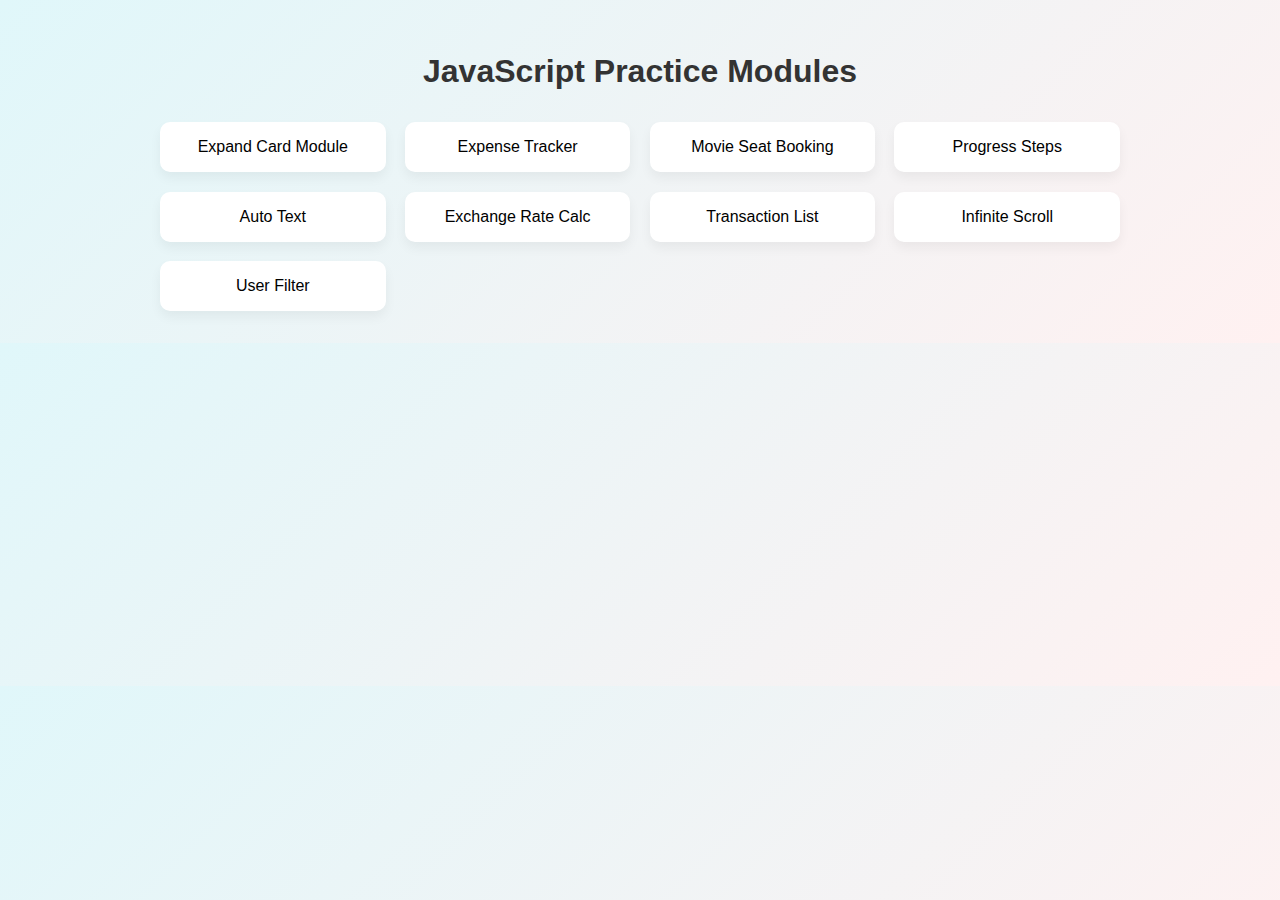
<file: index.html>
<!DOCTYPE html>
<html lang="en">
	<head>
		<meta charset="UTF-8" />
		<meta name="viewport" content="width=device-width, initial-scale=1.0" />
		<title>JavaScript Practice Modules</title>
		<style>
			* {
				box-sizing: border-box;
			}
			body {
				font-family: 'Poppins', sans-serif;
				margin: 0;
				padding: 2rem;
				background: linear-gradient(135deg, #e0f7fa, #fff1f1);
				display: flex;
				flex-direction: column;
				align-items: center;
			}
			h1 {
				font-size: 2rem;
				margin-bottom: 2rem;
				color: #333;
			}
			.grid {
				display: grid;
				grid-template-columns: repeat(auto-fit, minmax(200px, 1fr));
				gap: 1.2rem;
				width: 100%;
				max-width: 960px;
			}
			.card {
				background: #ffffff;
				border-radius: 10px;
				padding: 1rem;
				text-align: center;
				box-shadow: 0 6px 12px rgba(0, 0, 0, 0.05);
				cursor: pointer;
				font-weight: 500;
				transition: all 0.2s ease;
			}
			.card:hover {
				transform: translateY(-4px);
				box-shadow: 0 12px 24px rgba(0, 0, 0, 0.15);
				background: #f9f9f9;
			}
			.modal {
				position: fixed;
				top: 0;
				left: 0;
				width: 100vw;
				height: 100vh;
				backdrop-filter: blur(10px);
				background-color: rgba(0, 0, 0, 0.2);
				display: none;
				align-items: center;
				justify-content: center;
				z-index: 999;
			}
			.modal-content {
				position: relative;
				width: 90%;
				max-width: 1000px;
				height: 90%;
				background: #fff;
				border-radius: 12px;
				overflow: hidden;
				box-shadow: 0 0 20px rgba(0, 0, 0, 0.3);
			}
			.modal-content iframe {
				width: 100%;
				height: 100%;
				border: none;
			}
			.close-btn {
				position: absolute;
				top: 10px;
				right: 15px;
				background: #eeeeee;
				color: #333;
				border: none;
				padding: 0.4rem 0.8rem;
				font-size: 1.2rem;
				cursor: pointer;
				border-radius: 6px;
				transition: background 0.2s ease;
			}
			.close-btn:hover {
				background: #dddddd;
			}
			.close-btn:active {
				background: #cccccc;
			}
		</style>
	</head>
	<body>
		<h1>JavaScript Practice Modules</h1>
		<div class="grid">
			<!-- <div class="card" data-url="./Expanding-Cards/index.html">
				Expanding Cards
			</div> -->
			<div class="card" data-url="./expandable-card-module/index.html">
				Expand Card Module
			</div>
			<!-- <div class="card" data-url="./Form-Validator/index.html">
				Form Validator
			</div> -->
			<div class="card" data-url="./Expense-Tracker/index.html">
				Expense Tracker
			</div>
			<div class="card" data-url="./Movie-Seat-Booking/index.html">
				Movie Seat Booking
			</div>
			<div class="card" data-url="./Progress-Steps/index.html">
				Progress Steps
			</div>
			<div class="card" data-url="./Auto-Text/index.html">Auto Text</div>
			<div class="card" data-url="./Exchange-Rate-Calc/index.html">
				Exchange Rate Calc
			</div>
			<div class="card" data-url="./transaction-list-module/index.html">
				Transaction List
			</div>
			<!-- <div class="card" data-url="./Hidden-Search-Widget/index.html">
				Hidden Search
			</div> -->
			<div class="card" data-url="./Infinite-Scroll-Post/index.html">
				Infinite Scroll
			</div>
			<!-- <div class="card" data-url="./Rotating-Navigation/index.html">
				Rotating Navigation
			</div> -->
			<div class="card" data-url="./User-Filter/index.html">User Filter</div>
		</div>

		<!-- Popup Modal -->
		<div class="modal" id="modal">
			<div class="modal-content">
				<button class="close-btn" id="closeBtn">✕</button>
				<iframe id="modalIframe" src=""></iframe>
			</div>
		</div>

		<script>
			const modal = document.getElementById('modal')
			const iframe = document.getElementById('modalIframe')
			const closeBtn = document.getElementById('closeBtn')

			document.querySelectorAll('.card').forEach((card) => {
				card.addEventListener('click', () => {
					const url = card.getAttribute('data-url')
					iframe.src = url
					modal.style.display = 'flex'
				})
			})

			closeBtn.addEventListener('click', () => {
				modal.style.display = 'none'
				iframe.src = ''
			})
		</script>
	</body>
</html>
</file>
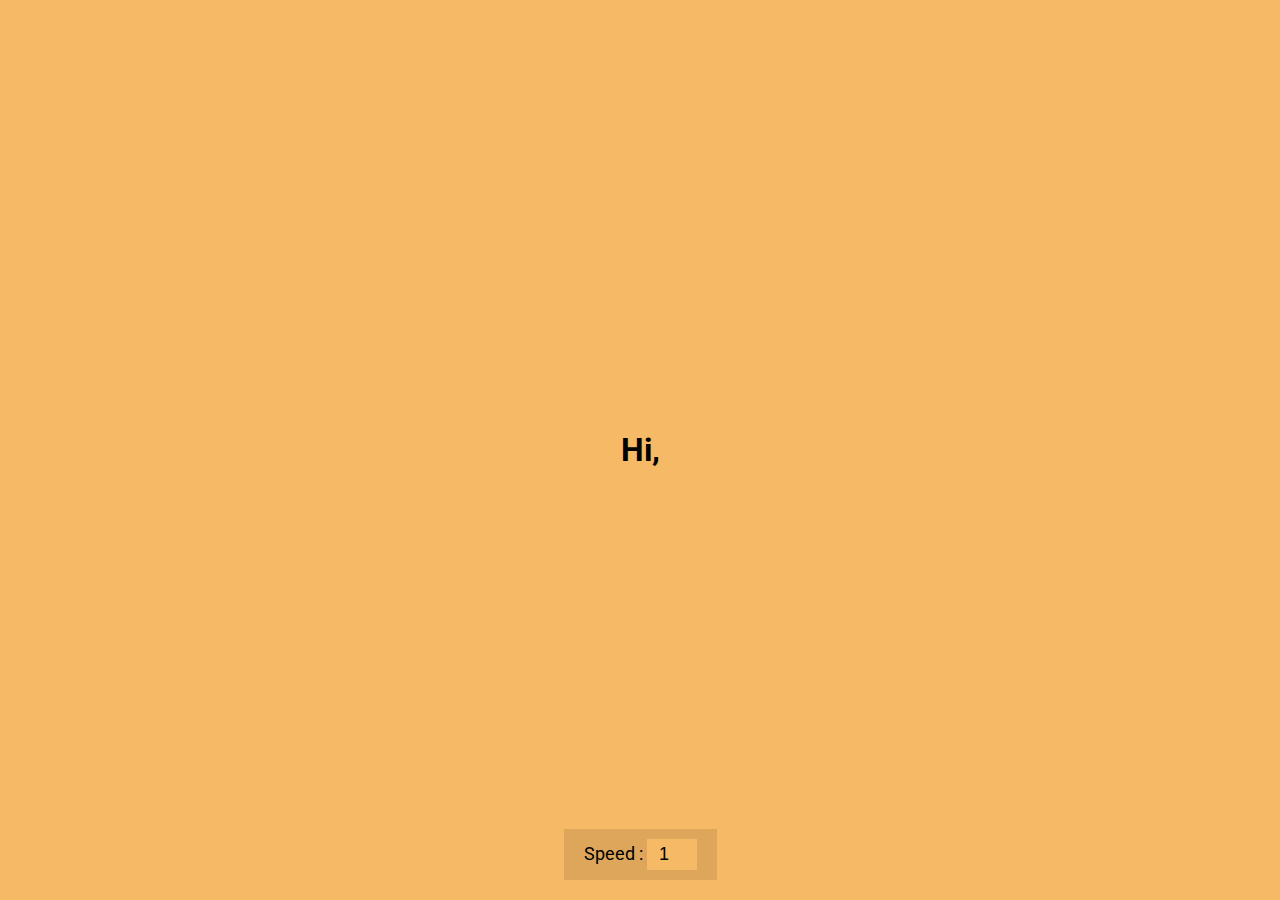
<file: Auto-Text/index.html>
<!DOCTYPE html>
<html lang="en">
<head>
    <meta charset="UTF-8">
    <meta name="viewport" content="width=device-width, initial-scale=1.0">
    <meta http-equiv="X-UA-Compatible" content="ie=edge">
    <title>Auto Text Animation</title>
    <link rel="stylesheet" href="./styles.css">
</head>
<body>
    <h1 id="text">Starting...</h1>

    <div>
        <label for="speed">Speed :</label>
        <input type="number" name="speed" id="speed" value="1" min="1" max="5" step="1">
    </div>
    <script src="./scripts.js"></script>
</body>
</html>
</file>
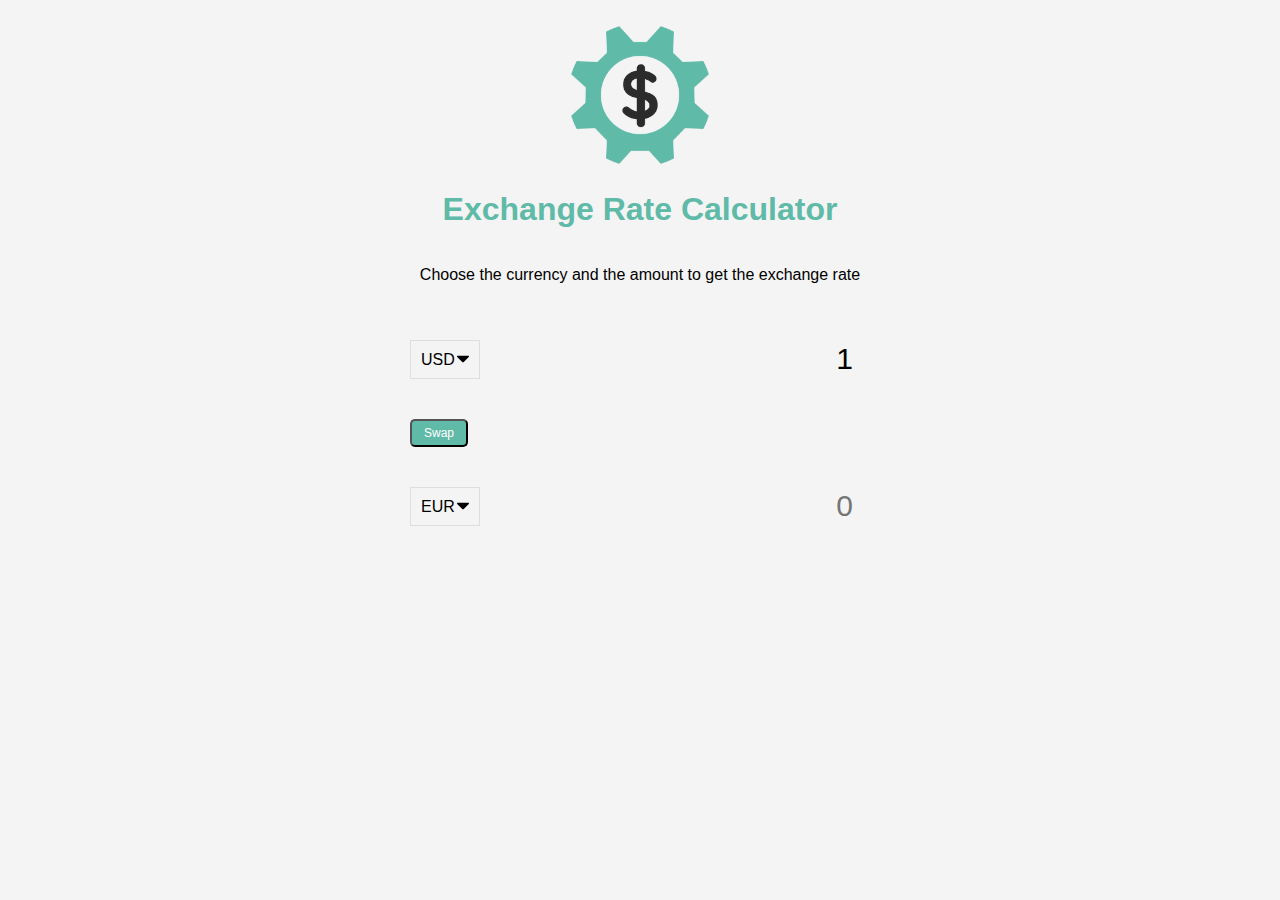
<file: Exchange-Rate-Calc/index.html>
<!DOCTYPE html>
<html lang="en">
<head>
    <meta charset="UTF-8">
    <meta name="viewport" content="width=device-width, initial-scale=1.0">
    <meta http-equiv="X-UA-Compatible" content="ie=edge">
    <title>Exchange Rate Calculator</title>
    <link rel="stylesheet" href="./main.css">
</head>
<body>
    <img src="./img/money.png" alt="money" class="money-img">
    <h1>Exchange Rate Calculator</h1>
    <p>Choose the currency and the amount to get the exchange rate</p>
    <div class="container">
        <div class="currency">
            <select id="currency-one">
                <option value="AED">AED</option>
                <option value="ARS">ARS</option>
                <option value="AUD">AUD</option>
                <option value="BGN">BGN</option>
                <option value="BRL">BRL</option>
                <option value="BSD">BSD</option>
                <option value="CAD">CAD</option>
                <option value="CHF">CHF</option>
                <option value="CLP">CLP</option>
                <option value="CNY">CNY</option>
                <option value="COP">COP</option>
                <option value="CZK">CZK</option>
                <option value="DKK">DKK</option>
                <option value="DOP">DOP</option>
                <option value="EGP">EGP</option>
                <option value="EUR">EUR</option>
                <option value="FJD">FJD</option>
                <option value="GBP">GBP</option>
                <option value="GTQ">GTQ</option>
                <option value="HKD">HKD</option>
                <option value="HRK">HRK</option>
                <option value="HUF">HUF</option>
                <option value="IDR">IDR</option>
                <option value="ILS">ILS</option>
                <option value="INR">INR</option>
                <option value="ISK">ISK</option>
                <option value="JPY">JPY</option>
                <option value="KRW">KRW</option>
                <option value="KZT">KZT</option>
                <option value="MXN">MXN</option>
                <option value="MYR">MYR</option>
                <option value="NOK">NOK</option>
                <option value="NZD">NZD</option>
                <option value="PAB">PAB</option>
                <option value="PEN">PEN</option>
                <option value="PHP">PHP</option>
                <option value="PKR">PKR</option>
                <option value="PLN">PLN</option>
                <option value="PYG">PYG</option>
                <option value="RON">RON</option>
                <option value="RUB">RUB</option>
                <option value="SAR">SAR</option>
                <option value="SEK">SEK</option>
                <option value="SGD">SGD</option>
                <option value="THB">THB</option>
                <option value="TRY">TRY</option>
                <option value="TWD">TWD</option>
                <option value="UAH">UAH</option>
                <option value="USD" selected>USD</option>
                <option value="UYU">UYU</option>
                <option value="VND">VND</option>
                <option value="ZAR">ZAR</option>
            </select>
            <input type="number" placeholder="0" value="1" id="amount-one">
        </div>

        <div class="swap-rate-container">
            <button id="swap" class="btn">
                Swap
            </button>
            <div class="rate" id="rate"></div>
        </div>

        <div class="currency">
            <select id="currency-two">
                <option value="AED">AED</option>
                <option value="ARS">ARS</option>
                <option value="AUD">AUD</option>
                <option value="BGN">BGN</option>
                <option value="BRL">BRL</option>
                <option value="BSD">BSD</option>
                <option value="CAD">CAD</option>
                <option value="CHF">CHF</option>
                <option value="CLP">CLP</option>
                <option value="CNY">CNY</option>
                <option value="COP">COP</option>
                <option value="CZK">CZK</option>
                <option value="DKK">DKK</option>
                <option value="DOP">DOP</option>
                <option value="EGP">EGP</option>
                <option value="EUR" selected>EUR</option>
                <option value="FJD">FJD</option>
                <option value="GBP">GBP</option>
                <option value="GTQ">GTQ</option>
                <option value="HKD">HKD</option>
                <option value="HRK">HRK</option>
                <option value="HUF">HUF</option>
                <option value="IDR">IDR</option>
                <option value="ILS">ILS</option>
                <option value="INR">INR</option>
                <option value="ISK">ISK</option>
                <option value="JPY">JPY</option>
                <option value="KRW">KRW</option>
                <option value="KZT">KZT</option>
                <option value="MXN">MXN</option>
                <option value="MYR">MYR</option>
                <option value="NOK">NOK</option>
                <option value="NZD">NZD</option>
                <option value="PAB">PAB</option>
                <option value="PEN">PEN</option>
                <option value="PHP">PHP</option>
                <option value="PKR">PKR</option>
                <option value="PLN">PLN</option>
                <option value="PYG">PYG</option>
                <option value="RON">RON</option>
                <option value="RUB">RUB</option>
                <option value="SAR">SAR</option>
                <option value="SEK">SEK</option>
                <option value="SGD">SGD</option>
                <option value="THB">THB</option>
                <option value="TRY">TRY</option>
                <option value="TWD">TWD</option>
                <option value="UAH">UAH</option>
                <option value="USD">USD</option>
                <option value="UYU">UYU</option>
                <option value="VND">VND</option>
                <option value="ZAR">ZAR</option>
            </select>
            <input type="number" placeholder="0" id="amount-two">
        </div>
    </div>
    <script src="./script.js"></script>
</body>
</html>
</file>
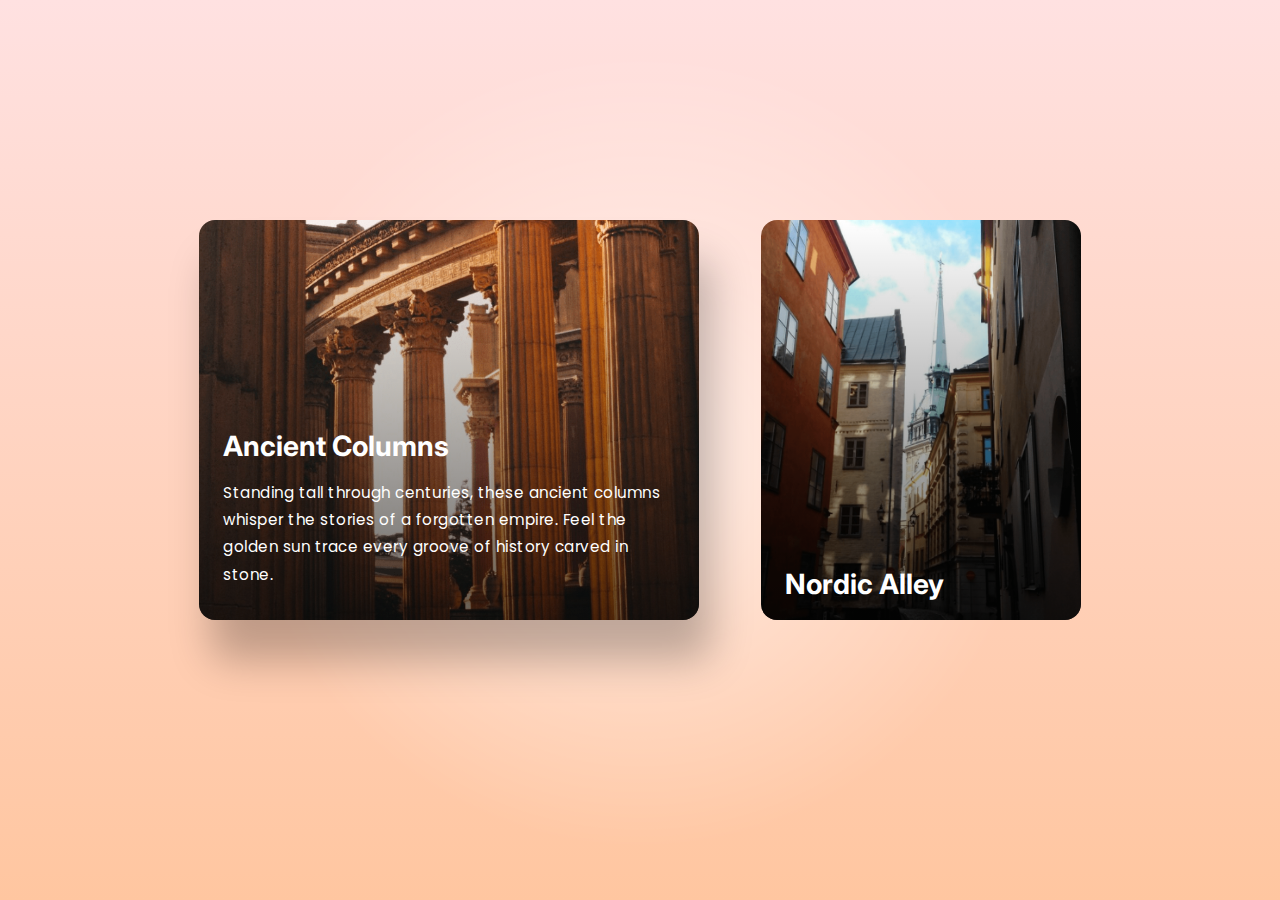
<file: expandable-card-module/index.html>
<!DOCTYPE html>
<html lang="en">
	<head>
		<meta charset="UTF-8" />
		<meta name="viewport" content="width=device-width, initial-scale=1.0" />
		<title>Expandable Cards</title>
		<link rel="stylesheet" href="./style.css" />
	</head>
	<body>
		<section class="wrapper">
			<!-- Card 1 -->
			<div
				class="item active"
				style="background-image: url(./assets/scene1.png)"
			>
				<div class="desc">
					<h3>Ancient Columns</h3>
					<p>
						Standing tall through centuries, these ancient columns whisper the
						stories of a forgotten empire. Feel the golden sun trace every
						groove of history carved in stone.
					</p>
				</div>
			</div>

			<div class="item" style="background-image: url(./assets/scene2.png)">
				<div class="desc">
					<h3>Nordic Alley</h3>
					<p>
						Nestled between ochre walls and narrow stone paths, this quiet
						Nordic alley leads you into the heart of timeless serenity.
					</p>
				</div>
			</div>
		</section>
		<script src="./main.js "></script>
	</body>
</html>
</file>
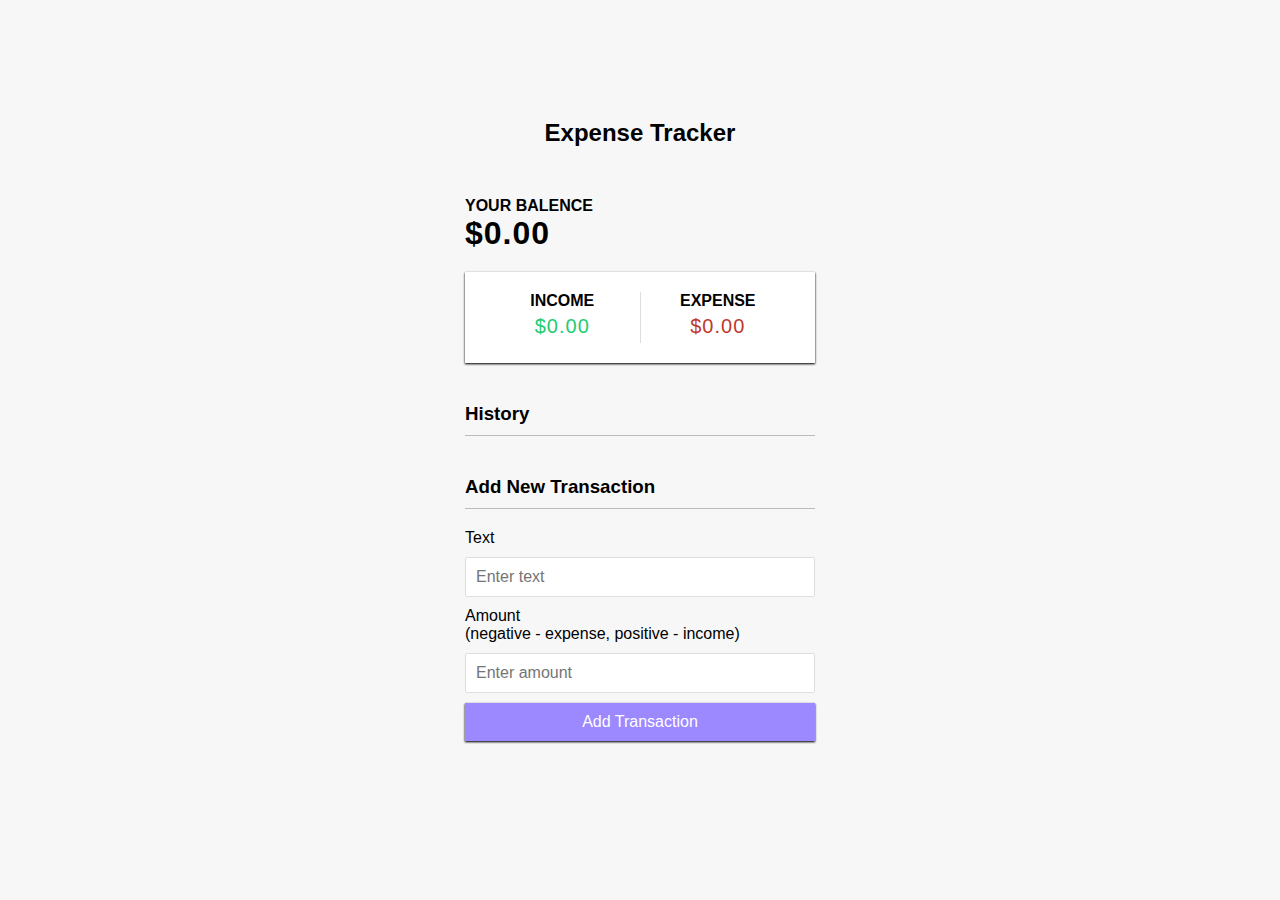
<file: Expense-Tracker/index.html>
<!DOCTYPE html>
<html lang="en">
<head>
    <meta charset="UTF-8">
    <meta name="viewport" content="width=device-width, initial-scale=1.0">
    <meta http-equiv="X-UA-Compatible" content="ie=edge">
    <title>Expense Tracker</title>
    <link rel="stylesheet" href="./styles.css">
</head>
<body>
    <h2>Expense Tracker</h2>

    <div class="container">
        <h4>Your Balence</h4>
        <h1 id="balance">$0.00 </h1>

        <div class="inc-exp-container">
            <div>
                <h4>Income</h4>
                <p id="money-plus" class="money plus">+$0.00</p>
            </div>

            <div>
                <h4>Expense</h4>
                <p id="money-minus" class="money minus">-$0.00</p>
            </div>
        </div>

        <h3>History</h3>
        <ul class="list" id="list">
         </ul>

        <h3>Add New Transaction</h3>
        <form id="form">
            <div class="form-control">
                <label for="text">Text</label>
                <input type="text" id="text" placeholder="Enter text">
            </div>
            <div class="form-control">
                <label for="amount">Amount <br> (negative - expense, positive - income)</label>
                <input type="number" id="amount" placeholder="Enter amount">
            </div>
            <button class="btn">Add Transaction </button>
        </form>
    </div>
    <script src="./scripts.js"></script>
</body>
</html>
</file>
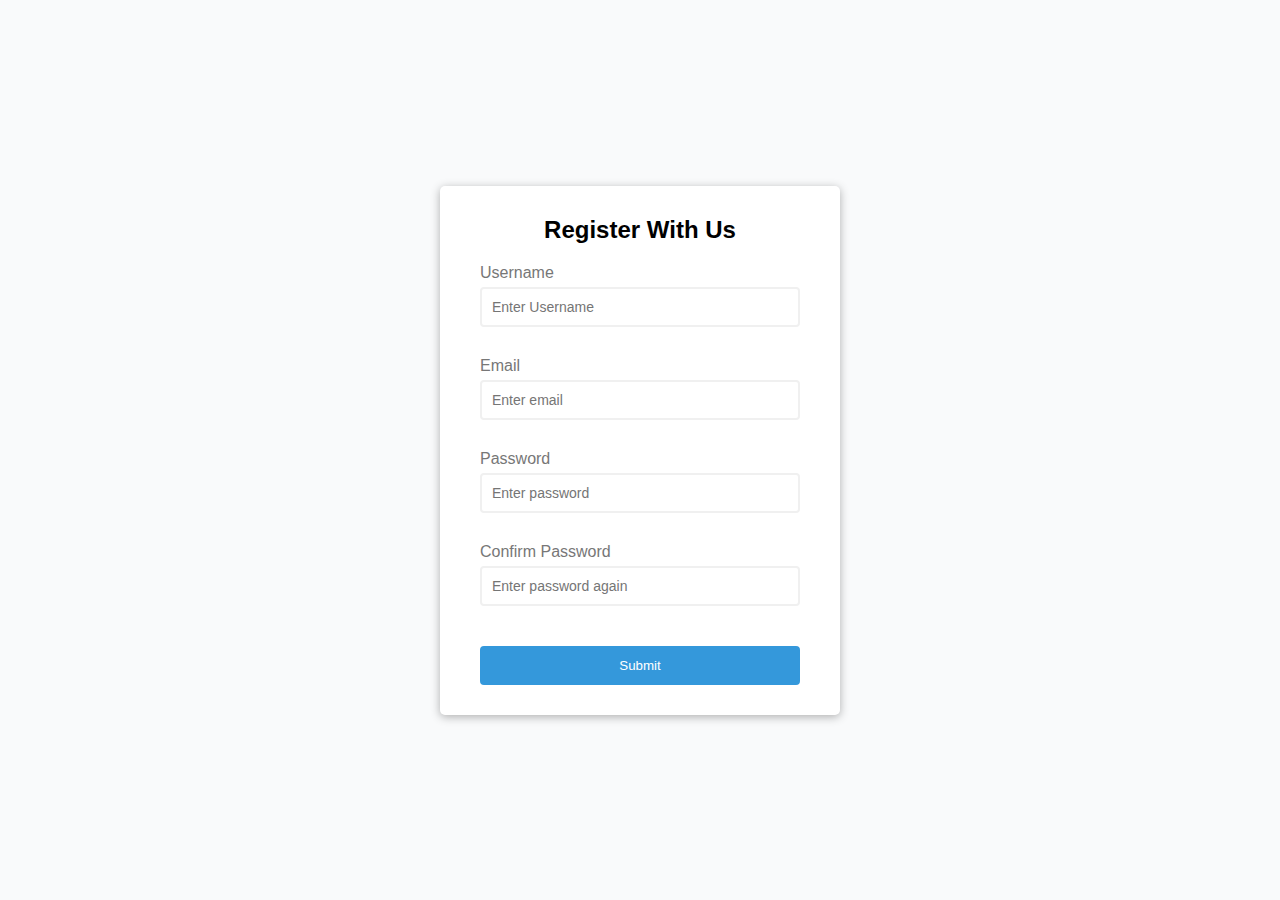
<file: Form-Validator/index.html>
<!DOCTYPE html>
<html lang="en">
<head>
    <meta charset="UTF-8">
    <meta name="viewport" content="width=device-width, initial-scale=1.0">
    <meta http-equiv="X-UA-Compatible" content="ie=edge">
    <link rel="stylesheet" href="./styles.css">
    <link rel="stylesheet" href="https://fonts.googleapis.com/css?family=Trirong">
    <title>Form Validator</title>
</head>
<body>
    <div class="container">
        <form class="form" id="form">
            <h2>Register With Us</h2>
            <div class="form-control">
                <label for="username">Username</label>
                <input type="text" id="username" placeholder="Enter Username">
                <small>Error Message</small>
            </div>
            <div class="form-control">
                <label for="email">Email</label>
                <input type="text" id="email" placeholder="Enter email">
                <small>Error Message</small>
            </div>
            <div class="form-control">
                <label for="password">Password</label>
                <input type="password" id="password" placeholder="Enter password">
                <small>Error Message</small> 
            </div>
            <div class="form-control">
                <label for="password2">Confirm Password</label>
                <input type="password" id="password2" placeholder="Enter password again">
                <small>Error Message</small>
            </div>
            <button type="submit">Submit</button>
        </form>
    </div>
    <script src="./script.js"></script>
</body>
</html>
</file>
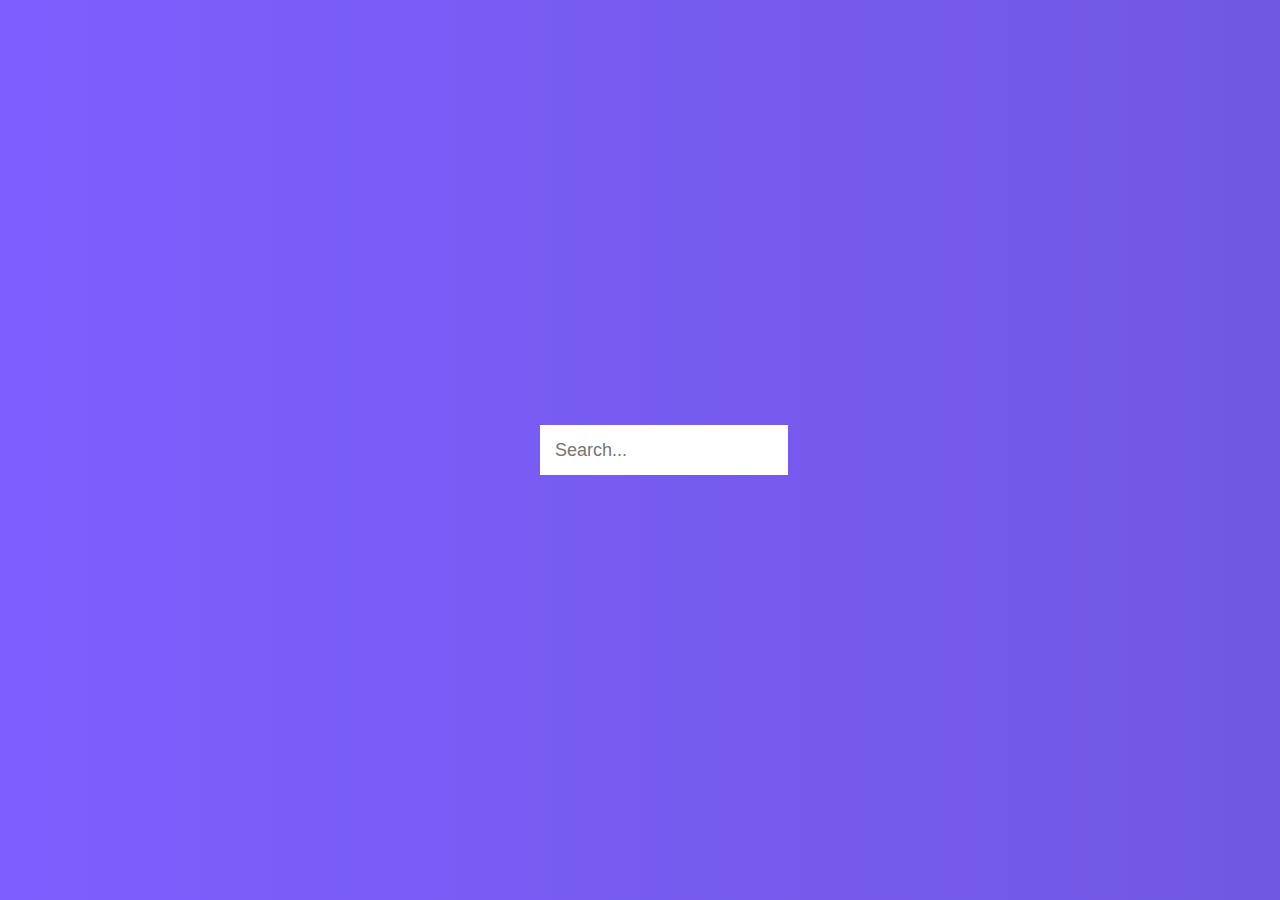
<file: Hidden-Search-Widget/index.html>
<!DOCTYPE html>
<html lang="en">
<head>
    <meta charset="UTF-8">
    <meta name="viewport" content="width=device-width, initial-scale=1.0">
    <meta http-equiv="X-UA-Compatible" content="ie=edge">
    <title>Hidden Search Widget</title>
    <link rel="stylesheet" href="style.css">
    <link rel="stylesheet" href="https://cdnjs.cloudflare.com/ajax/libs/font-awesome/5.14.0/css/all.min.css" integrity="sha512-1PKOgIY59xJ8Co8+NE6FZ+LOAZKjy+KY8iq0G4B3CyeY6wYHN3yt9PW0XpSriVlkMXe40PTKnXrLnZ9+fkDaog==" crossorigin="anonymous" />

</head>
<body>
    <div class="search active">
        <input type="text" class="input" placeholder="Search...">
        <button class="btn"><i class="fas fa-search"></i></button>
    </div>
    <script src="script.js"></script>
</body>
</html>
</file>
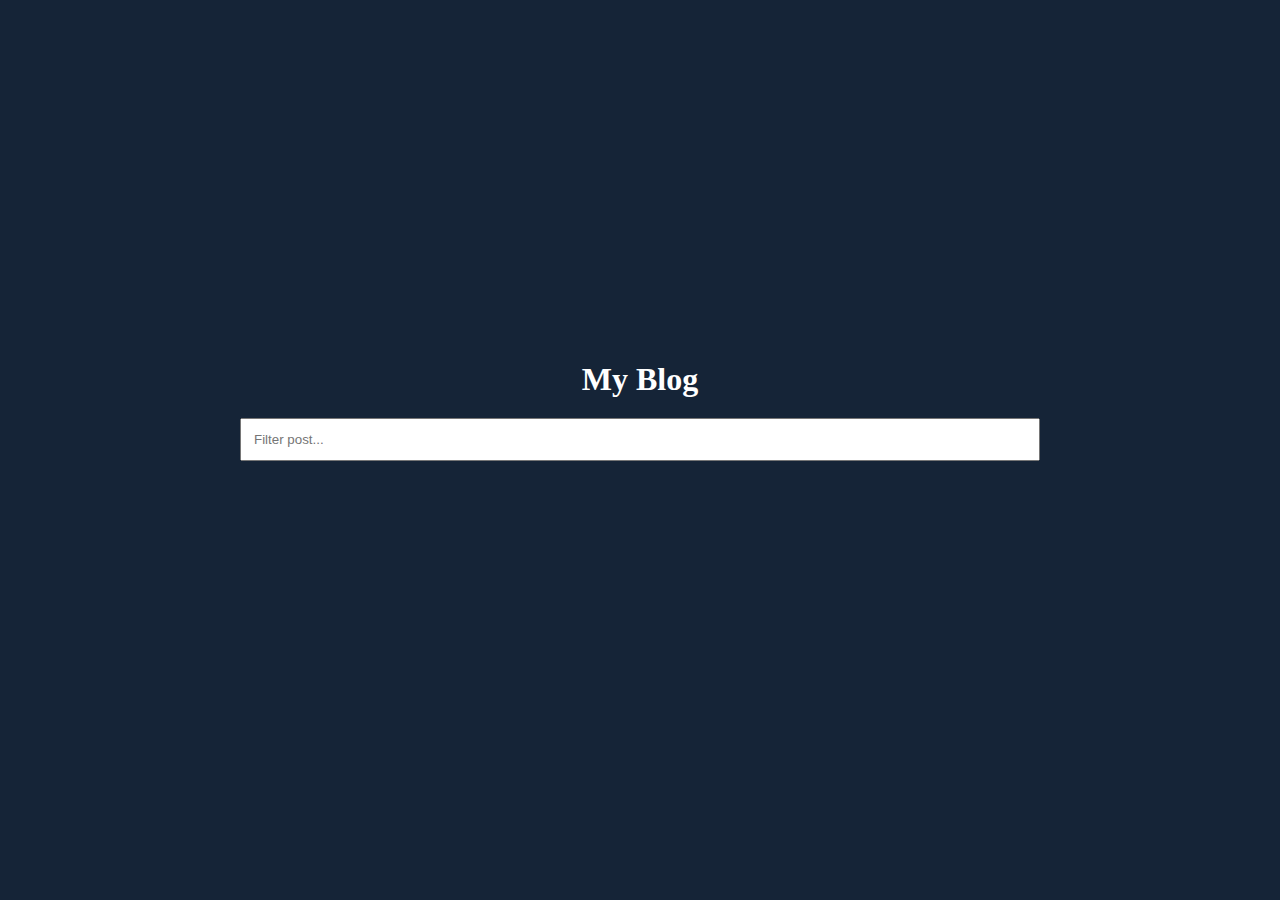
<file: Infinite-Scroll-Post/index.html>
<!DOCTYPE html>
<html lang="en">
<head>
    <meta charset="UTF-8">
    <meta name="viewport" content="width=device-width, initial-scale=1.0">
    <meta http-equiv="X-UA-Compatible" content="ie=edge">
    <title>Infinite Scroll Post with API</title>
    <link rel="stylesheet" href="./styles.css">
</head>
<body>
    <h1>My Blog</h1>

    <div class="filter-container">
        <input type="text" id="filter" class="filter" placeholder="Filter post...">
    </div>

    <div id="post-container">

        <!-- <div class="post">
            <div class="number">1</div>
            <div class="post-info">
                <h2 class="post-title">Post 1</h2>
                <p class="post-body">
                    Lorem ipsum dolor sit, amet consectetur adipisicing elit. Eligendi commodi iusto mollitia deserunt cupiditate harum amet, assumenda dignissimos necessitatibus. Delectus!
                </p>
            </div>
        </div>

        <div class="post">
            <div class="number">2</div>
            <div class="post-info">
                <h2 class="post-title">Post Two</h2>
                <p class="post-body">
                    Lorem ipsum dolor sit, amet consectetur adipisicing elit. Eligendi commodi iusto mollitia deserunt cupiditate harum amet, assumenda dignissimos necessitatibus. Delectus!
                </p>
            </div>
        </div> -->

    </div>

    <div class="loader">
        <div class="circle"></div>
        <div class="circle"></div>
        <div class="circle"></div>
    </div>

    <script src="./script.js"></script>
</body>
</html>
</file>
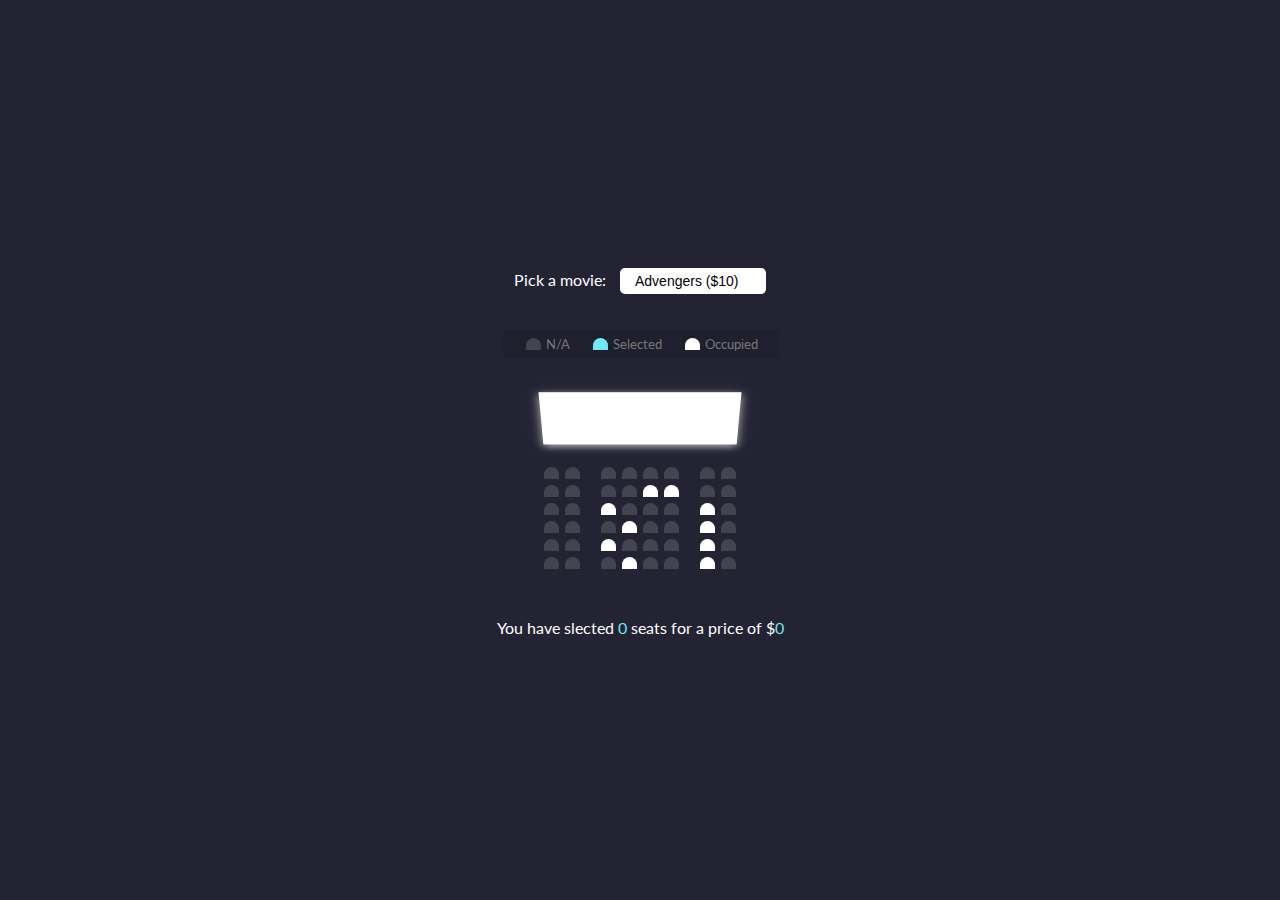
<file: Movie-Seat-Booking/index.html>
<!DOCTYPE html>
<html lang="en">
<head>
    <meta charset="UTF-8">
    <meta name="viewport" content="width=device-width, initial-scale=1.0">
    <meta http-equiv="X-UA-Compatible" content="ie=edge">
    <title>Movie Seat Booking System</title>
    <link rel="stylesheet" href="./styles.css">
</head>
<body>
    <div class="movie-container">
        <label>Pick a movie:</label>
        <select id="movie">
            <option value="10">Advengers ($10)</option>
            <option value="12">Joker ($12)</option>
            <option value="8">Toy Story ($8)</option>
            <option value="9">The Lion King ($9)</option>
        </select>
    </div>

    <ul class="showcase">
        <li>
            <div class="seat"></div>
            <small>N/A</small>
        </li>
        <li>
            <div class="seat selected"></div>
            <small>Selected</small>
        </li>
        <li >
            <div class="seat occupied"></div>
            <small>Occupied</small>
        </li>
    </ul>

    <div class="container">
        <div class="screen"></div>

        <div class="row">
            <div class="seat"> </div>
            <div class="seat"></div>
            <div class="seat"></div>
            <div class="seat"></div>
            <div class="seat"></div>
            <div class="seat"></div>
            <div class="seat"></div>
            <div class="seat"></div>
        </div>

        <div class="row">
            <div class="seat"> </div>
            <div class="seat"></div>
            <div class="seat"></div>
            <div class="seat"></div>
            <div class="seat occupied"></div>
            <div class="seat occupied"></div>
            <div class="seat"></div>
            <div class="seat"></div>
        </div>

        <div class="row">
            <div class="seat"> </div>
            <div class="seat"></div>
            <div class="seat occupied"></div>
            <div class="seat"></div>
            <div class="seat"></div>
            <div class="seat"></div>
            <div class="seat occupied"></div>
            <div class="seat"></div>
        </div>

        <div class="row">
            <div class="seat"> </div>
            <div class="seat"></div>
            <div class="seat"></div>
            <div class="seat occupied"></div>
            <div class="seat"></div>
            <div class="seat"></div>
            <div class="seat occupied"></div>
            <div class="seat"></div>
        </div>

        <div class="row">
            <div class="seat"> </div>
            <div class="seat"></div>
            <div class="seat occupied"></div>
            <div class="seat"></div>
            <div class="seat"></div>
            <div class="seat"></div>
            <div class="seat occupied"></div>
            <div class="seat"></div>
        </div>

        <div class="row">
            <div class="seat"> </div>
            <div class="seat"></div>
            <div class="seat"></div>
            <div class="seat occupied"></div>
            <div class="seat"></div>
            <div class="seat"></div>
            <div class="seat occupied"></div>
            <div class="seat"></div>
        </div>
    </div>

    <p class="text">You have slected <span id="count">0</span> seats for a price of $<span id="total">0</span></p>
    
    <script src="./scripts.js"></script>
</body>
</html>
</file>
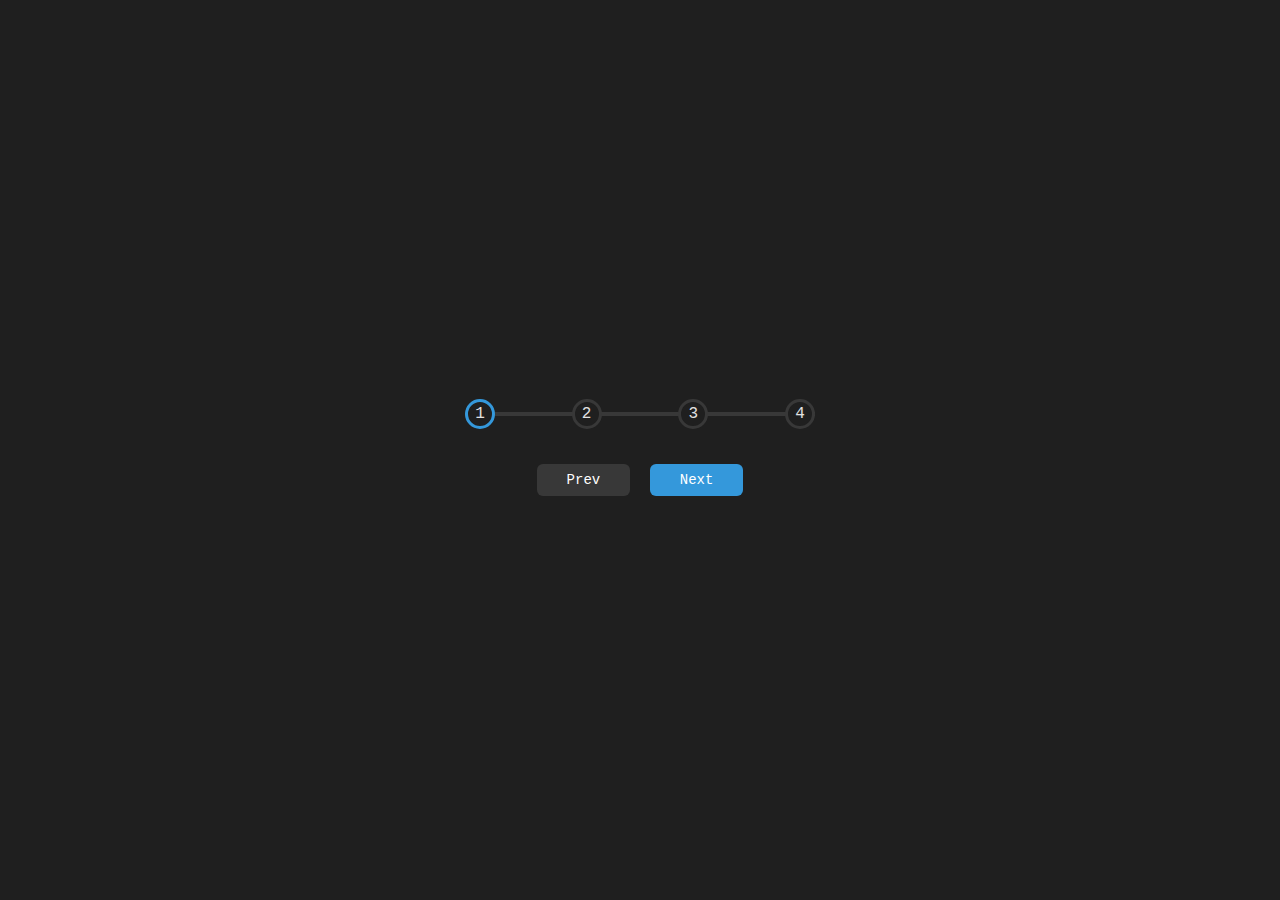
<file: Progress-Steps/index.html>
<!DOCTYPE html>
<html lang="en">
<head>
    <meta charset="UTF-8">
    <meta name="viewport" content="width=device-width, initial-scale=1.0">
    <meta http-equiv="X-UA-Compatible" content="ie=edge">
    <title>Progress Steps</title>
    <link rel="stylesheet" href="style.css">
</head>
<body>
    <div class="container">
        <div class="progress-container">
            <div class="progress" id="progress"></div>
            <div class="circle active">1</div>
            <div class="circle">2</div>
            <div class="circle">3</div>
            <div class="circle">4</div>
        </div>

        <button class="btn" id="prev" disabled>Prev</button>
        <button class="btn" id="next">Next</button>
    </div>

    <script src="script.js"></script>
</body>
</html>
</file>
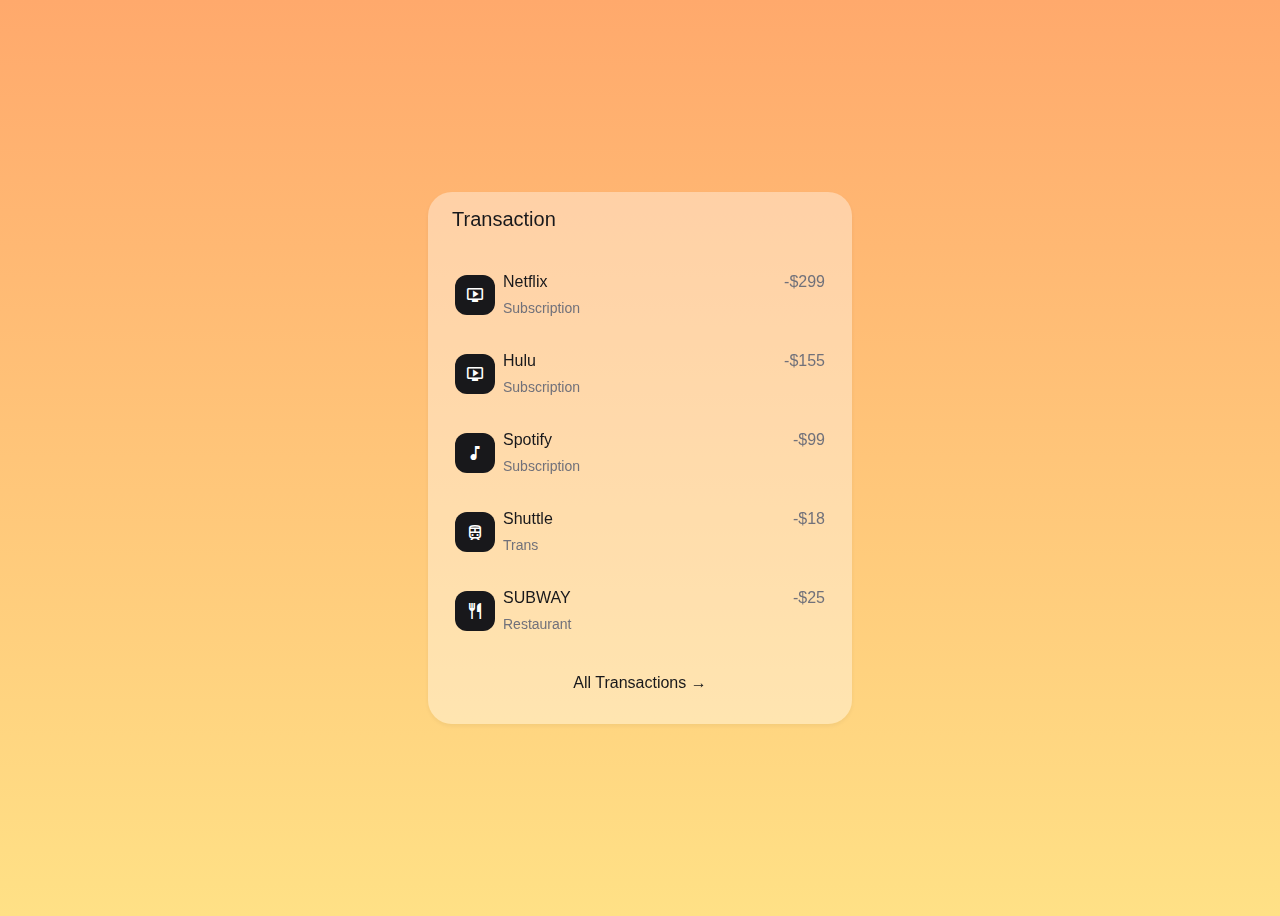
<file: transaction-list-module/index.html>
<!DOCTYPE html>
<html lang="en">
	<head>
		<meta charset="UTF-8" />
		<meta name="viewport" content="width=device-width, initial-scale=1.0" />
		<title>Transaction List</title>
		<link
			href="https://fonts.googleapis.com/css2?family=Material+Symbols+Outlined"
			rel="stylesheet"
		/>

		<link rel="stylesheet" href="./style.css" />
	</head>
	<body>
		<div class="container">
			<div class="list-header">Transaction</div>
			<div class="transaction-list">
				<!-- 1 -->
				<div class="transaction" style="view-transition-name: transaction-1">
					<div class="icon-container">
						<div class="icon" style="view-transition-name: icon-1">
							<span class="material-symbols-outlined"> live_tv </span>
						</div>

						<button class="close-btn" style="view-transition-name: close-btn-1">
							<span class="material-symbols-outlined"> close </span>
						</button>
					</div>

					<div class="details">
						<div
							class="title-container"
							style="view-transition-name: title-container-1"
						>
							<div class="title">Netflix</div>
							<div class="subtitle">Subscription</div>
						</div>
						<div class="amount" style="view-transition-name: amount-1">
							-$299
						</div>
					</div>
					<div
						class="transaction-details"
						style="view-transition-name: transaction-detail-1"
					>
						<div class="transaction-id">#23579</div>
						<div class="transaction-date">2025/02/23</div>
						<div class="transaction-time">12:26 pm</div>
					</div>
					<div
						class="payment-details"
						style="view-transition-name: payment-details-1"
					>
						<div class="payment-method">Paid Via Credit Card</div>
						<div class="payment-info">xxxx 2356 VISA</div>
					</div>
				</div>

				<!-- 2 -->
				<div class="transaction" style="view-transition-name: transaction-2">
					<div class="icon-container">
						<div class="icon" style="view-transition-name: icon-2">
							<span class="material-symbols-outlined"> live_tv </span>
						</div>

						<button class="close-btn" style="view-transition-name: close-btn-2">
							<span class="material-symbols-outlined"> close </span>
						</button>
					</div>

					<div class="details">
						<div
							class="title-container"
							style="view-transition-name: title-container-2"
						>
							<div class="title">Hulu</div>
							<div class="subtitle">Subscription</div>
						</div>
						<div class="amount" style="view-transition-name: amount-2">
							-$155
						</div>
					</div>
					<div
						class="transaction-details"
						style="view-transition-name: transaction-detail-2"
					>
						<div class="transaction-id">#13279</div>
						<div class="transaction-date">2025/02/23</div>
						<div class="transaction-time">02:36 pm</div>
					</div>
					<div
						class="payment-details"
						style="view-transition-name: payment-details-2"
					>
						<div class="payment-method">Paid Via Credit Card</div>
						<div class="payment-info">xxxx 2356 VISA</div>
					</div>
				</div>

				<!-- 3 -->
				<div class="transaction" style="view-transition-name: transaction-3">
					<div class="icon-container">
						<div class="icon" style="view-transition-name: icon-3">
							<span class="material-symbols-outlined"> music_note </span>
						</div>

						<button class="close-btn" style="view-transition-name: close-btn-3">
							<span class="material-symbols-outlined"> close </span>
						</button>
					</div>

					<div class="details">
						<div
							class="title-container"
							style="view-transition-name: title-container-3"
						>
							<div class="title">Spotify</div>
							<div class="subtitle">Subscription</div>
						</div>
						<div class="amount" style="view-transition-name: amount-3">
							-$99
						</div>
					</div>
					<div
						class="transaction-details"
						style="view-transition-name: transaction-detail-3"
					>
						<div class="transaction-id">#11234</div>
						<div class="transaction-date">2025/02/28</div>
						<div class="transaction-time">08:14 am</div>
					</div>
					<div
						class="payment-details"
						style="view-transition-name: payment-details-3"
					>
						<div class="payment-method">Paid Via Credit Card</div>
						<div class="payment-info">xxxx 2356 VISA</div>
					</div>
				</div>

				<!-- 4 -->
				<div class="transaction" style="view-transition-name: transaction-4">
					<div class="icon-container">
						<div class="icon" style="view-transition-name: icon-4">
							<span class="material-symbols-outlined"> train </span>
						</div>

						<button class="close-btn" style="view-transition-name: close-btn-4">
							<span class="material-symbols-outlined"> close </span>
						</button>
					</div>

					<div class="details">
						<div
							class="title-container"
							style="view-transition-name: title-container-4"
						>
							<div class="title">Shuttle</div>
							<div class="subtitle">Trans</div>
						</div>
						<div class="amount" style="view-transition-name: amount-4">
							-$18
						</div>
					</div>
					<div
						class="transaction-details"
						style="view-transition-name: transaction-detail-4"
					>
						<div class="transaction-id">#11204</div>
						<div class="transaction-date">2025/03/03</div>
						<div class="transaction-time">07:24 am</div>
					</div>
					<div
						class="payment-details"
						style="view-transition-name: payment-details-4"
					>
						<div class="payment-method">Paid Via Credit Card</div>
						<div class="payment-info">xxxx 2356 VISA</div>
					</div>
				</div>

				<!-- 5 -->
				<div class="transaction" style="view-transition-name: transaction-5">
					<div class="icon-container">
						<div class="icon" style="view-transition-name: icon-5">
							<span class="material-symbols-outlined"> restaurant </span>
						</div>

						<button class="close-btn" style="view-transition-name: close-btn-5">
							<span class="material-symbols-outlined"> close </span>
						</button>
					</div>

					<div class="details">
						<div
							class="title-container"
							style="view-transition-name: title-container-5"
						>
							<div class="title">SUBWAY</div>
							<div class="subtitle">Restaurant</div>
						</div>
						<div class="amount" style="view-transition-name: amount-5">
							-$25
						</div>
					</div>
					<div
						class="transaction-details"
						style="view-transition-name: transaction-detail-5"
					>
						<div class="transaction-id">#87324435</div>
						<div class="transaction-date">2025/03/05</div>
						<div class="transaction-time">08:16 pm</div>
					</div>
					<div
						class="payment-details"
						style="view-transition-name: payment-details-5"
					>
						<div class="payment-method">Paid Via Credit Card</div>
						<div class="payment-info">xxxx 2356 VISA</div>
					</div>
				</div>
			</div>

			<div class="all-transactions">All Transactions →</div>
		</div>

		<script src="./script.js"></script>
	</body>
</html>
</file>
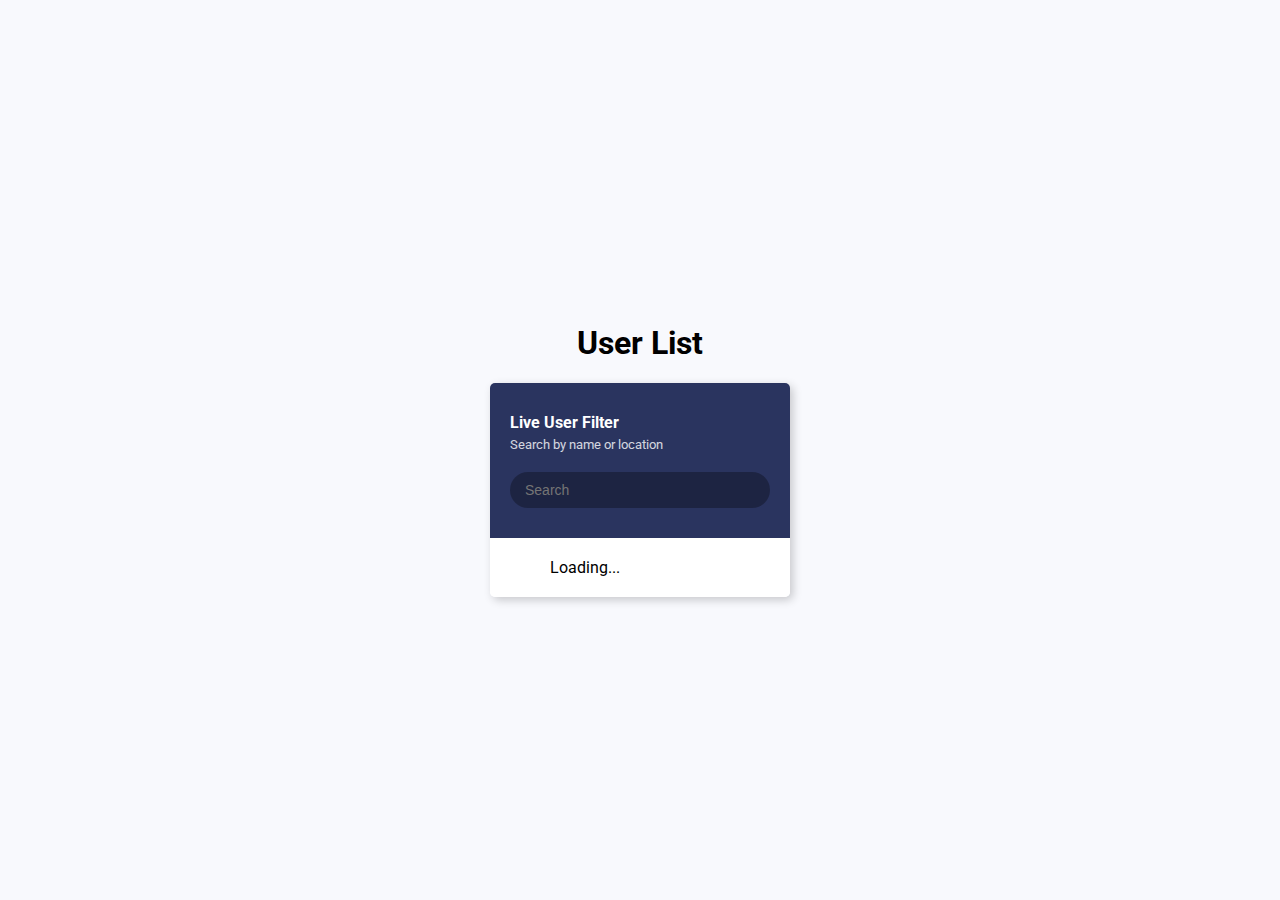
<file: User-Filter/index.html>
<!DOCTYPE html>
<html lang="en">
<head>
    <meta charset="UTF-8">
    <meta name="viewport" content="width=device-width, initial-scale=1.0">
    <meta http-equiv="X-UA-Compatible" content="ie=edge">
    <title>User Filter with API Fetching</title>
    <link rel="stylesheet" href="./styles.css">
</head>
<body>
    <h1>User List</h1>
    <div class="container">
        <header class="header">
            <h4 class="title">Live User Filter</h4>
            <small class="subtitle">Search by name or location</small>
            <input type="text" id="filter" placeholder="Search">
        </header>

        <ul id="result" class="user-list">
            <!-- <li>
                <img src="https://randomuser.me/api/portraits/women/33.jpg" alt="Sara">
                <div class="user-info">
                    <h4>Sara Smith</h4>
                    <p>Cupertino, USA</p>
                </div>
            </li>

            <li>
                <img src="https://randomuser.me/api/portraits/women/33.jpg" alt="Sara">
                <div class="user-info">
                    <h4>Sara Smith</h4>
                    <p>Cupertino, USA</p>
                </div>
            </li>

            <li>
                <img src="https://randomuser.me/api/portraits/women/33.jpg" alt="Sara">
                <div class="user-info">
                    <h4>Sara Smith</h4>
                    <p>Cupertino, USA</p>
                </div>
            </li> -->
            <li>
                Loading...
            </li>
        </ul>
    </div>
    <script src="./scripts.js"></script>
</body>
</html>
</file>
<file: Auto-Text/styles.css>
@import url('https://fonts.googleapis.com/css2?family=Roboto:ital,wght@0,100;0,300;0,400;0,500;0,700;0,900;1,100;1,300;1,400;1,500;1,700;1,900&display=swap');

* { 
    box-sizing: border-box;
}

body {
    font-family: 'Roboto', sans-serif;
    display: flex;
    flex-direction: column;
    justify-content: center;
    align-items: center;
    height: 100vh;
    overflow: hidden;
    margin: 0;
    background-color: rgb(246, 185, 101);
}

div {
    position: absolute;
    bottom: 20px;
    background: rgb(0, 0, 0, .1);
    padding: 10px 20px;
    font-size: 18px;
}

input {
    width: 50px;
    padding: 5px;
    font-size: 18px;
    background-color: rgb(246, 185, 101);
    border: none;
    text-align: center;
}

input:focus {
    outline: none;
}
</file>
<file: Exchange-Rate-Calc/main.css>
:root {
    --primary-color: #5fbaa7;
}

* {
    box-sizing: border-box;
}

body {
    background-color: #f4f4f4;
    display: flex;
    flex-direction: column;
    align-items: center;
    justify-content: center;
    font-family: Arial, Helvetica, sans-serif;
    margin: 0;
    padding: 20px;
}

h1 {
    color: var(--primary-color);
}

.btn {
    border-radius: 5px;
    padding:  5px 12px;
    cursor: pointer;
    font-size: 12px;
    color: #fff;
    background-color: var(--primary-color);
}

.money-img {
    width: 150px;
}

.currency {
    padding: 40px 0;
    display: flex;
    align-items: center;
    justify-content: space-between;
}

.currency select {
    padding: 10px 20px 10px 10px;
    -moz-appearance: none;
    -webkit-appearance: none;
    appearance: none;
    border: 1px solid #dedede;
    font-size: 16px;
    background: transparent;
    background-image: url('data:image/svg+xml;charset=US-ASCII,%3Csvg%20xmlns%3D%22http%3A%2F%2Fwww.w3.org%2F2000%2Fsvg%22%20width%3D%22292.4%22%20height%3D%22292.4%22%3E%3Cpath%20fill%3D%22%20000002%22%20d%3D%22M287%2069.4a17.6%2017.6%200%200%200-13-5.4H18.4c-5%200-9.3%201.8-12.9%205.4A17.6%2017.6%200%200%200%200%2082.2c0%205%201.8%209.3%205.4%2012.9l128%20127.9c3.6%203.6%207.8%205.4%2012.8%205.4s9.2-1.8%2012.8-5.4L287%2095c3.5-3.5%205.4-7.8%205.4-12.8%200-5-1.9-9.2-5.5-12.8z%22%2F%3E%3C%2Fsvg%3E');
    background-position: right 10px top 50%, 0, 0;
    background-size: 12px auto, 100%;
    background-repeat: no-repeat;
}

.currency input {
    border: 0;
    background: transparent;
    font-size: 30px;
    text-align: right;
}

.swap-rate-container {
    display: flex;
    align-items: center;
    justify-content: space-between;
}

.rate {
    font-size: 14px;
    color: var(--primary-color);
    padding: 0 10px;
}

select:focus, input:focus, button:focus {
    outline: 0;
}

@media(max-width: 600px) {
    .currency input {
        width: 200px;
    }
}
</file>
<file: expandable-card-module/style.css>
@import url('https://fonts.googleapis.com/css2?family=Inter:ital,opsz,wght@0,14..32,100..900;1,14..32,100..900&family=Poppins:ital,wght@0,100;0,200;0,300;0,400;0,500;0,600;0,700;0,800;0,900;1,100;1,200;1,300;1,400;1,500;1,600;1,700;1,800;1,900&display=swap');

* {
	margin: 0;
	padding: 0;
}

body,
html {
	height: 100%;
	margin: 0;
	display: flex;
	justify-content: center;
	align-items: center;
	font-size: 1rem;
	background: radial-gradient(
			circle at center,
			rgba(255, 255, 255, 0.6) 0%,
			transparent 60%
		),
		linear-gradient(180deg, #ffe1e1 0%, #ffc6a0 100%);
	background-blend-mode: screen;
}

h3 {
	margin: 0 0 15px;
	font-size: 1.75rem;
	line-height: 36px;
	font-family: 'inter', Arial, Helvetica, sans-serif;
}

.wrapper {
	display: flex;
	gap: 2rem;
	padding: 3rem 2rem;
}

.item {
	margin: 0 15px 60px;
	width: 320px;
	height: 400px;
	display: flex;
	align-items: flex-end;
	background: #343434 no-repeat center center / cover;
	border-radius: 1rem;
	overflow: hidden;
	cursor: pointer;
	transition: width 0.4s ease, box-shadow 0.4s ease;
	position: relative;
}

.item.active {
	width: 500px;
	box-shadow: 12px 40px 40px rgba(0, 0, 0, 0.25);
}

.item::after {
	content: '';
	display: block;
	position: absolute;
	height: 100%;
	width: 100%;
	left: 0;
	top: 0;
	background: linear-gradient(to top, rgba(0, 0, 0, 0.6), rgba(0, 0, 0, 0));
}

.desc {
	padding: 0 24px 12px;
	color: #fff;
	position: relative;
	z-index: 1;
	overflow: hidden;
	transform: translateY(calc(100% - 54px));
	width: 100%;
	box-sizing: border-box;
}

.item.item.active .desc {
	transform: none;
}

.desc p {
	opacity: 0;
	transform: translateY(32px);
	transition: opacity 0.3s ease 0.1s, transform 0.3s ease 0.1s;
	margin-bottom: 20px;
	letter-spacing: 0.5px;
	word-break: break-word;
	line-height: 1.8;
	font-size: 0.95rem;
	font-family: 'Poppins', sans-serif;
}

.item.active .desc p {
	opacity: 1;
	transform: translateY(0);
}
</file>
<file: Expense-Tracker/styles.css>
@import url('https://fonts.googleapis.com/css2?family=Lato:ital,wght@0,100;0,300;0,400;0,700;0,900;1,100;1,300;1,400;1,700;1,900&display=swap');

:root {
    --box-shadow: 0 1px 3px rgba(0, 0, 0, 0.12), 0 1px 2px rgba(0, 0, 0.24);
}

* {
    box-sizing: border-box;
}

body {
    background-color: #f7f7f7;
    display: flex;
    flex-direction: column;
    align-items: center;
    justify-content: center;
    min-height: 100vh;
    margin: 0;
    font-family: 'Lata', sans-serif ;
}

.container {
    margin: 30px auto;
    width: 350px;
}

h1 {
    letter-spacing: 1px;
    margin: 0;
}

h3 {
    border-bottom: 1px solid #bbb;
    padding-bottom: 10px;
    margin: 40px 0 10px;
}

h4 {
    margin: 0;
    text-transform: uppercase ;
}

.inc-exp-container {
    background-color: #fff;
     box-shadow: var(--box-shadow);
     padding: 20px;
     display: flex;
     justify-content: space-between;
     margin: 20px 0;
}

.inc-exp-container > div {
    flex: 1;
    text-align: center;
}

.inc-exp-container > div:first-of-type {
    border-right: 1px solid #dedede;
}

.money {
    font-size: 20px;
    letter-spacing: 1px;
    margin: 5px 0;
}

.money.plus {
    color: #21cc71;
}

.money.minus {
    color: #c0392b;
}

label {
    display: inline-block;
    margin: 10px 0;
}

input[type='text'], input[type='number'] {
    border: 1px solid #dedede;
    border-radius: 2px;
    display: block;
    font-size: 16px;
    padding: 10px;
    width: 100%;
}

.btn {
    background-color: #9c88ff;
    box-shadow: var(--box-shadow);
    color: #fff;
    border: 0;
    display: block;
    font-size: 16px;
    margin: 10px 0 30px;
    padding: 10px;
    width: 100%;
    cursor: pointer;
}

.btn:focus, .delete-btn:focus {
    outline: 0;
}

.list {
    list-style-type: none;
    padding: 0;
    margin-bottom: 40px;
}

.list li {
    background-color: #fff;
    box-sizing: var(--box-shadow);
    color: #333;
    display: flex;
    justify-content: space-between;
    position:  relative;
    padding: 10px;
    margin: 10px 0;
}

.list li.plus {
    border-right: 5px solid #2ecc71;
}

.list li.minus {
    border-right: 5px solid #c0392b;
}

.delete-btn {
    background-color: #e74c3c;
    border: 0;
    color: white;
    font-size: 20px;
    line-height: 20px;
    padding: 2px 5px;
    position: absolute; 
    top: 50%;
    left: 0;
    transform: translate(-100%, -50%);
    opacity: 0;
}

.list li:hover .delete-btn{
    opacity: 1;
}
</file>
<file: Form-Validator/styles.css>
:root {
    --success-color: #2ecc71;
    --error-color: #e74c3c; 
}

* {
    box-sizing: border-box;
}

body {
    background-color: #f9fafb;
    font-family: sans-serif ,Helvetica;
    display: flex;
    align-items: center;
    justify-content: center;
    min-height: 100vh;
    margin: 0;
}

.container {
    background-color: white;
    border-radius: 5px;
    box-shadow: 0 2px 10px rgba(0, 0, 0, .3);
    width: 400px;
}

h2 {
    text-align: center;
    margin: 0 0 20px;
}

.form {
    padding: 30px 40px;
}

.form-control {
    margin-bottom: 10px;
    padding-bottom: 20px;
    position: relative;
}

.form-control label {
    color: #777;
    display: block;
    margin-bottom: 5px;
}

.form-control input {
    border: 2px solid #f0f0f0;
    border-radius: 4px;
    display: block;
    width: 100%;
    padding: 10px;
    font-size: 14px;
}

.form-control input:focus {
    outline: 0;
    border-color: #777;
}

.form-control.success input{
    border-color: var(--success-color);
}

.form-control.error input{
    border-color: var(--error-color);
}

.form-control small {
    color: var(--error-color);
    position: absolute;
    bottom: 0;
    left: 0;
     visibility: hidden;
}

.form-control.error small {
    visibility: visible;
}

.form button {
    background-color: #3498db;
    border-radius: 4px;
    display: block;
    color: white;
    width: 100%;
    margin-top: 20px;
    padding: 10px;
    border: 2px solid #3498db;
    cursor: pointer;
}
</file>
<file: Hidden-Search-Widget/style.css>
@import url('https://fonts.googleapis.com/css2?family=Roboto:wght@400;700&display=swap');

* {
    box-sizing: border-box;
}

body {
    background-image: linear-gradient(90deg, #7d5fff, #7158e2);
    font-family: sans-serif;
    display: flex;
    align-items: center;
    justify-content: center;
    height: 100vh;
    overflow: hidden;
    margin: 0;
}

.search {
    position: relative;
    height: 50px;
}

.search .input {
    background-color: #fff;
    border: 0;
    font-size: 18px;
    padding: 15px;
    height: 50px;
    width: 50px;
    transition: width 0.3s ease;
}

.btn {
    background-color: #fff;
    border: 0;
    cursor: pointer;
    font-size: 24px;
    position: absolute;
    top: 0;
    left: 0;
    height: 50px;
    width: 50px;
    transition: transform 0.3s ease;
}

.btn:focus, 
.input:focus {
    outline: none;
}

.search.active .input {
    width: 200px;
}

.search.active .btn {
    transform: translateX(198px);
}
</file>
<file: Infinite-Scroll-Post/styles.css>
@import url('https://fonts.googleapis.com/css2?family=Cutive+Mono&family=Lato:ital,wght@0,100;0,300;0,400;0,700;0,900;1,100;1,300;1,400;1,700;1,900&display=swap');

* {
    box-sizing: border-box;
}

body {
    background-color: #152437;
    color: #fff;
    display: flex;
    flex-direction: column;
    margin: 0;
    padding-bottom: 100px;
    min-height: 100vh;
    align-items: center;
    justify-content: center;
}

h1 {
    margin-bottom: 0;
    text-align: center;
}

.filter-container {
     margin-top: 20px;
     width: 80vw;
     max-width: 800px;
}

.filter {
     width: 100%;
     padding: 12px;
}

.post {
    position: relative;
    background-color: #6a8da8;
    box-sizing: 0 2px 4px rgba(176, 192, 202, 0.3);
    border-radius: 3px;
    padding: 20px;
    margin: 40px 0;
    display: flex;
    width: 80vw;
    max-width: 800px;
}

.post .post-title {
    margin: 0;
}

.post .post-body {
    margin: 15px 0 0;
    line-height: 1.3;
}

.post .post-info {
    margin-left: 20px;
}

.post .number {
    position: absolute;
    top: -15px;
    left: -15px;
    font-size: 18px;
    width: 40px;
    height: 40px;
    border-radius: 50%;
    background-color: white;
    color: #6a8da8;
    display: flex;
    justify-content: center;
    align-items: center;
    padding: 7px 10px;
}

.loader {
    opacity: 0;
    display: flex;
    position: fixed;
    bottom: 50px;
    transition: opacity .3s ease-in;
}

.loader.show {
    opacity: 1;
}

.circle {
    background-color: #fff;
    width: 10px;
    height: 10px;
    border-radius: 50%;
    margin: 5px;
    animation: bounce .3s ease-in infinite;
}

.circle:nth-of-type(2) {
    animation-delay: .1s;
}

.circle:nth-of-type(3) {
    animation-delay: .2s;
}

@keyframes bounce {
    0%, 
    100% {
        transform: translateY(0);
    }

    50% {
        transform: translateY(-10px);
    }
}
</file>
<file: Movie-Seat-Booking/styles.css>
@import url('https://fonts.googleapis.com/css2?family=Lato:ital,wght@0,100;0,300;0,400;0,700;0,900;1,100;1,300;1,400;1,700;1,900&display=swap');

* {
    box-sizing: border-box;
}

body {
    background-color: #242333;
    display: flex;
    flex-direction: column;
    color: white;
    align-items: center;
    justify-content: center;
    height: 100vh;
    font-family: 'Lato', sans-serif;
    margin: 0;
}

.movie-container {
    margin: 20px 0;

}

.movie-container select {
    background-color: #fff;
    border: 0;
    border-radius: 5px;
    font-size: 14px;
    margin-left: 10px;
    padding: 5px 15px 5px 15px;
    -moz-appearance: none;
    -webkit-appearance: none;
    appearance: none;
}

.container {
    perspective:  1000px;
    margin-bottom: 30px;
}

.seat {
    background-color: #444451;
    height: 12px;
    width: 15px;
    margin: 3px;
    border-top-left-radius: 10px;
    border-top-right-radius: 10px;
}

.seat.selected {
    background-color: #6feaf6;
}

.seat.occupied {
    background-color: #fff;
}

.seat:nth-of-type(2) {
    margin-right: 18px;
}

.seat:nth-last-of-type(2) {
    margin-left: 18px;
}

.seat:not(.occupied):hover {
    cursor: pointer;
    transform: scale(1.2);
}

.showcase .seat:not(.occupied):hover {
    cursor: default;
    transform: scale(1);
}

.showcase {
     background: rgba(0, 0, 0, 0.1);
     padding: 5px 10px;
     border-radius: 5px;
     color: #777;
     list-style-type: none;
     display: flex;
     justify-content: space-between;
}

.showcase li {
    display: flex;
    align-items: center;
    justify-content: center;
    margin: 0 10px;
}

.showcase li small {
    margin-left: 2px;
}

.screen {
    background-color: #fff;
    height: 70px;
    width: 100%;
    margin: 10px 0;
    transform: rotateX(-45deg);
    box-shadow: 0 3px 10px rgba(255, 255, 255, 0.7);
}


.row {
    display: flex;
}

p.text {
    margin: 5px 0 ;
}

p.text span {
    color: #6feaf6 ;
}
</file>
<file: Progress-Steps/style.css>
:root {
    --line-border-fill: #3498db;
    --line-border-empty: #383838;

}

* {
    box-sizing: border-box;
}

body {
    background-color: #1f1f1f;
    font-family: 'Courier New', Courier, monospace;
    display: flex;
    align-items: center;
    justify-content: center;
    height: 100vh;
    overflow: hidden;
    margin: 0;
}

.container {
    text-align: center;
}

.progress-container  {
    display: flex;
    justify-content: space-between;
    position: relative;
    margin-bottom: 30px;
    max-width: 100%;
    width: 350px;
}

.progress-container::before {
    content: '';
    background-color: var(--line-border-empty);
    position: absolute;
    top: 50%;
    left: 0;
    transform: translateY(-50%);
    height: 4px;
    width: 100%;
    z-index: -1;
 }

.progress {
    background-color: var(--line-border-fill);
    position: absolute;
    top: 50%;
    left: 0;
    transform: translateY(-50%);
    height: 4px;
    width: 0%;
    z-index: -1;
    transition: 0.4s ease;
}

.circle {
    background-color: #1f1f1f;
    color: #e2e2e2;
    border-radius: 50%;
    height: 30px;
    width: 30px;
    display: flex;
    align-items: center;
    justify-content: center;
    border: 3px solid var(--line-border-empty);
    transition: .4s ease;
}

.circle.active {
    border-color: var(--line-border-fill);
}

.btn {
    background-color: var(--line-border-fill);
    color: #fff;
    border: 0;
    border-radius: 6px;
    cursor: pointer;
    font-family: inherit;
    padding: 8px 30px;
    margin: 5px;
    font-size: 14px;
}

.btn:active {
    transform: scale(.98);    
}

.btn:focus {
    outline: 0 ;
}

.btn:disabled {
    background-color: var(--line-border-empty);
    cursor: not-allowed;
}
</file>
<file: transaction-list-module/style.css>
body {
	font-family: Arial, Helvetica, sans-serif;
	background-image: linear-gradient(to bottom, #ffa96c 0%, #ffe186 100%);
	display: flex;
	justify-content: center;
	align-items: center;
	height: 100vh;
}

.container {
	background: #ffffff60;
	border-radius: 1.5rem;
	padding: 1rem 0.75rem;
	box-shadow: 0 2px 4px rgba(0, 0, 0, 0.05);
	view-transition-name: container;
	width: 400px;
	height: fit-content;
	flex-direction: column;
	justify-content: center;
}

.list-header {
	font-size: 20px;
	font-weight: 500;
	color: #18181b;
	margin-bottom: 1.5rem;
	padding-left: 0.75rem;
	view-transition-name: list-header;
	height: fit-content;
	overflow: hidden;
}

.transaction {
	display: flex;
	align-items: center;
	gap: 0.25rem;
	padding: 0.9375rem;
	border-radius: 1rem;
	cursor: pointer;
	gap: 0.5rem;
	line-height: 1.5;

	&.expanded {
		flex-direction: column;
		align-items: flex-start;
		background-color: #ffffff80;

		.transaction-details,
		.payment-details {
			display: flex;
		}

		.icon-container {
			width: 100%;

			.close-btn {
				display: flex;
			}
		}
	}
}

.icon-container {
	display: flex;
	justify-content: space-between;
}

.icon {
	width: 40px;
	height: 40px;
	background: #18181b;
	border-radius: 12px;
	display: flex;
	align-items: center;
	justify-content: center;
}

.icon .material-symbols-outlined {
	font-size: 20px;
	line-height: 1;
	color: white;
}

.details {
	display: flex;
	flex-direction: row;
	justify-content: space-between;
	flex: 1;
	width: 100%;
}

.title {
	font-weight: 500;
	color: #18181b;
	margin-bottom: 0.25rem;
}

.subtitle {
	font-size: 14px;
	color: #71717a;
}

.amount {
	font-weight: 500;
	color: #71717a;
}

.transaction-details,
.payment-details {
	display: flex;
	flex-direction: column;
	gap: 0.25rem;
	color: #71717a;
	border-top: 1px dotted #71717a;
	padding-top: 0.375rem;
	width: 100%;
	display: none;
}

.all-transactions {
	display: flex;
	align-items: center;
	justify-content: center;
	padding: 1rem;
	color: #18181b;
	font-weight: 500;
	margin-top: 0.5rem;
	cursor: pointer;
	view-transition-name: all-transactions;
}

.close-btn {
	width: 32px;
	height: 32px;
	border: none;
	background: #f4f4f5;
	border-radius: 50%;
	cursor: pointer;
	display: none;
	align-items: center;
	justify-content: center;
}

.container:has(.expanded) {
	.list-header {
		display: none;
	}

	.close-btn {
		display: flex;
	}

	.all-transactions {
		display: none;
	}

	.transaction:not(.expanded) {
		display: none;
	}
}

.close-button {
	display: none;
	justify-content: flex-end;
	view-transition-name: close-button;
}

.not-expanded {
	line-height: 1.5;
	view-transition-class: not-expanded;

	* {
		view-transition-name: not-expanded;
	}
}

.container:has(.not-expanded) :is(.list-header, .all-transactions) {
	view-transition-class: not-expanded;
}

.title-container {
	display: flex;
	flex-direction: column;
}

.transaction-details {
	view-transition-class: transaction-details;
}

.payment-details {
	view-transition-class: payment-details;
}

::view-transition-group(*) {
	animation-duration: 0.4s;
	animation-timing-function: cubic-bezier(0.33 1 0.68 1);
}

::view-transition-old(*),
::view-transition-new(*) {
	height: 100%;
}

html:active-view-transition-type(expand) {
	&::view-transition-group(.transaction-details),
	&::view-transition-group(.payment-details) {
		animation-name: slide-up;
		animation-duration: 0.5s;
	}
}

html:active-view-transition-type(collapse) {
	&::view-transition-group(.transaction-details),
	&::view-transition-group(.payment-details) {
		animation-name: fade-out;
	}
}

@keyframes slide-up {
	from {
		opacity: 0;
		margin-top: 30px;
	}
	to {
		opacity: 1;
		margin-top: 0;
	}
}
</file>
<file: User-Filter/styles.css>
@import url('https://fonts.googleapis.com/css2?family=Roboto:ital,wght@0,100;0,300;0,400;0,500;0,700;0,900;1,100;1,300;1,400;1,500;1,700;1,900&display=swap');

* {
    box-sizing: border-box;
}

body {
    font-family: 'Roboto', sans-serif;
    display: flex;
    flex-direction: column;
    align-items: center;
    justify-content: center;
    height: 100vh;
    overflow: hidden;
    margin: 0;
    background-color: #f8f9fd;
}

.container {
    border-radius: 5px;
    box-shadow: 3px 3px 10px rgba(0, 0, 0, .2);
    overflow: hidden;
    width: 300px;
}

.title {
    margin: 0;
}

.subtitle {
    display: inline-block;
    margin: 5px 0 20px;
    opacity: .8;
}

.header {
    background-color: #2a345f;
    color: white;
    padding: 30px 20px;
}

.header input {
    background-color: rgba(0, 0, 0, .3);
    border: 0;
    border-radius: 50px;
    color: white;
    font-size: 14px;
    padding: 10px 15px;
    width: 100%;
}

.header input:focus {
    outline: none;
}

.user-list {
    list-style-type: none;
    background-color: white;
    margin: 0;
    max-height: 400px;
    overflow-y: auto;
}

.user-list li {
    padding: 20px;
    display: flex;
}

.user-list img {
    border-radius: 50%;
    object-fit: cover;
    width: 50px;
    height: 50px;
}

.user-list .user-info {
    margin-left: 10px;
}

.user-list .user-info h4{
    margin: 0 0 10px;
}

.user-list .user-info p {
    font-size: 12px;
}

/* list item which is not the last has the divider */
.user-list li:not(:last-of-type) {
    border-bottom: 1px solid #eee;
}

.user-list li.hide {
    display: none;
}
</file>
